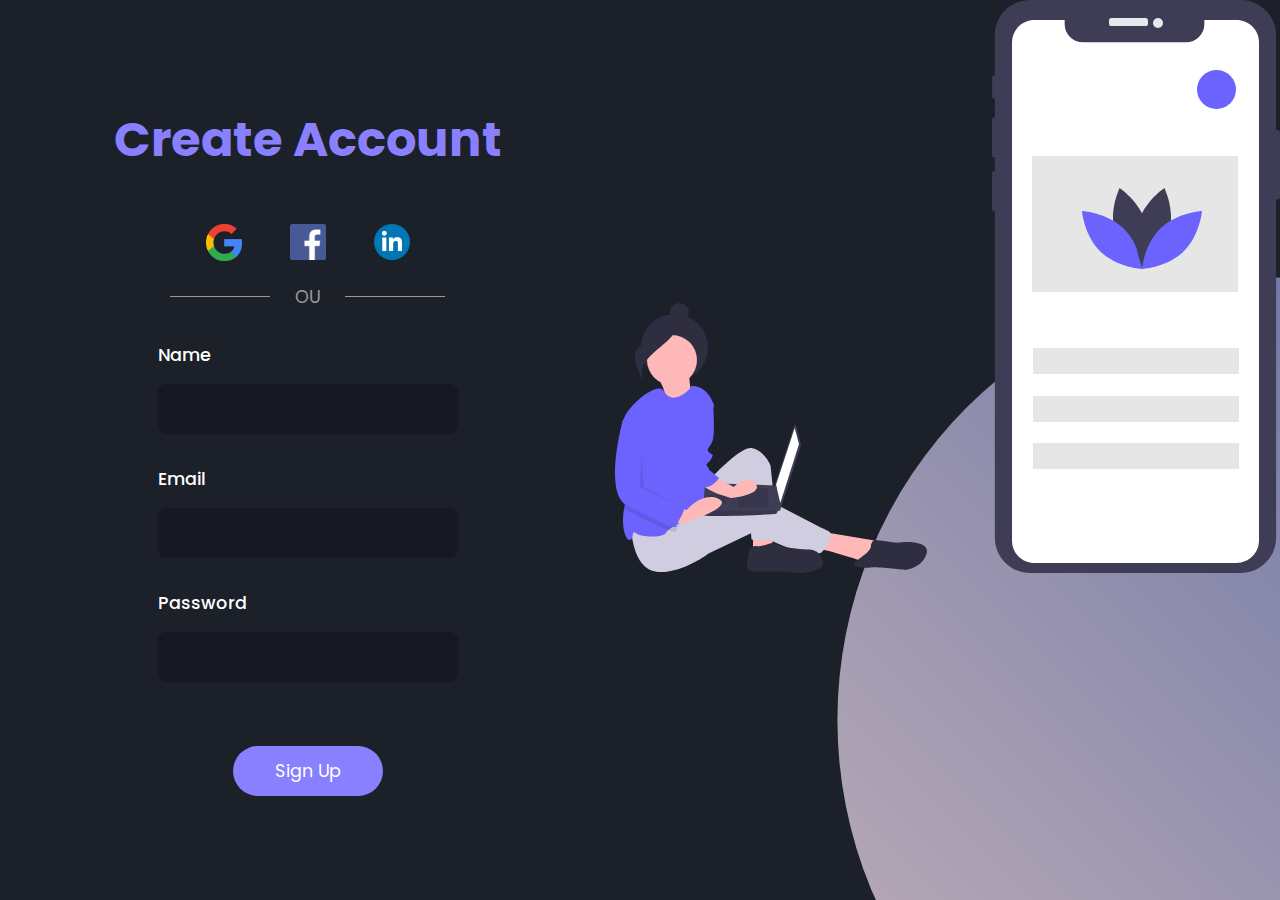
<file: index.html>
<!DOCTYPE html>
<html lang="pt-br">
<head>
    <meta charset="UTF-8">
    <meta name="viewport" content="width=device-width, initial-scale=1.0">
    <link rel="stylesheet" href="style.css">
    <title>Layout Responsivo</title>
</head>
<body>
    <!-- tag semântica principal -->
    <main>
        <!-- título principal -->
         <h1>Create Account</h1>
         <div class="sociais">
            <a href="https://www.google.com.br/">
                <img src="Tela_Login/assets/google.png" alt="Google">
            </a>
            <a href="https://www.facebook.com/">
                <img src="Tela_Login/assets/facebook.png" alt="Facebook">
            </a>
            <a href="https://www.linkedin.com/">
                <img src="Tela_Login/assets/linkedin.png" alt="Linkedin">
            </a>
        </div>
        <div class="alternative">
            <span>OU</span>
        </div>
        <form action="">
            <label for="name">
                <span>Name</span>
                <input type="text" id="name" name="name">
            </label>
            <label for="email">
                <span>Email</span>
                <input type="email" id="email" name="email">
            </label>
            <label for="password">
                <span>Password</span>
                <input type="password" id="password" name="password">
            </label>
            <input type="submit" value="Sign Up">
        </form>
    </main>
    <section class="imagem">
        <!-- imagem lateral da página -->
         <img src="Tela_Login/assets/mobile.svg" alt="imagem_decorativa">
         <div class="circle"></div>
    </section>
</body>
</html>
</file>
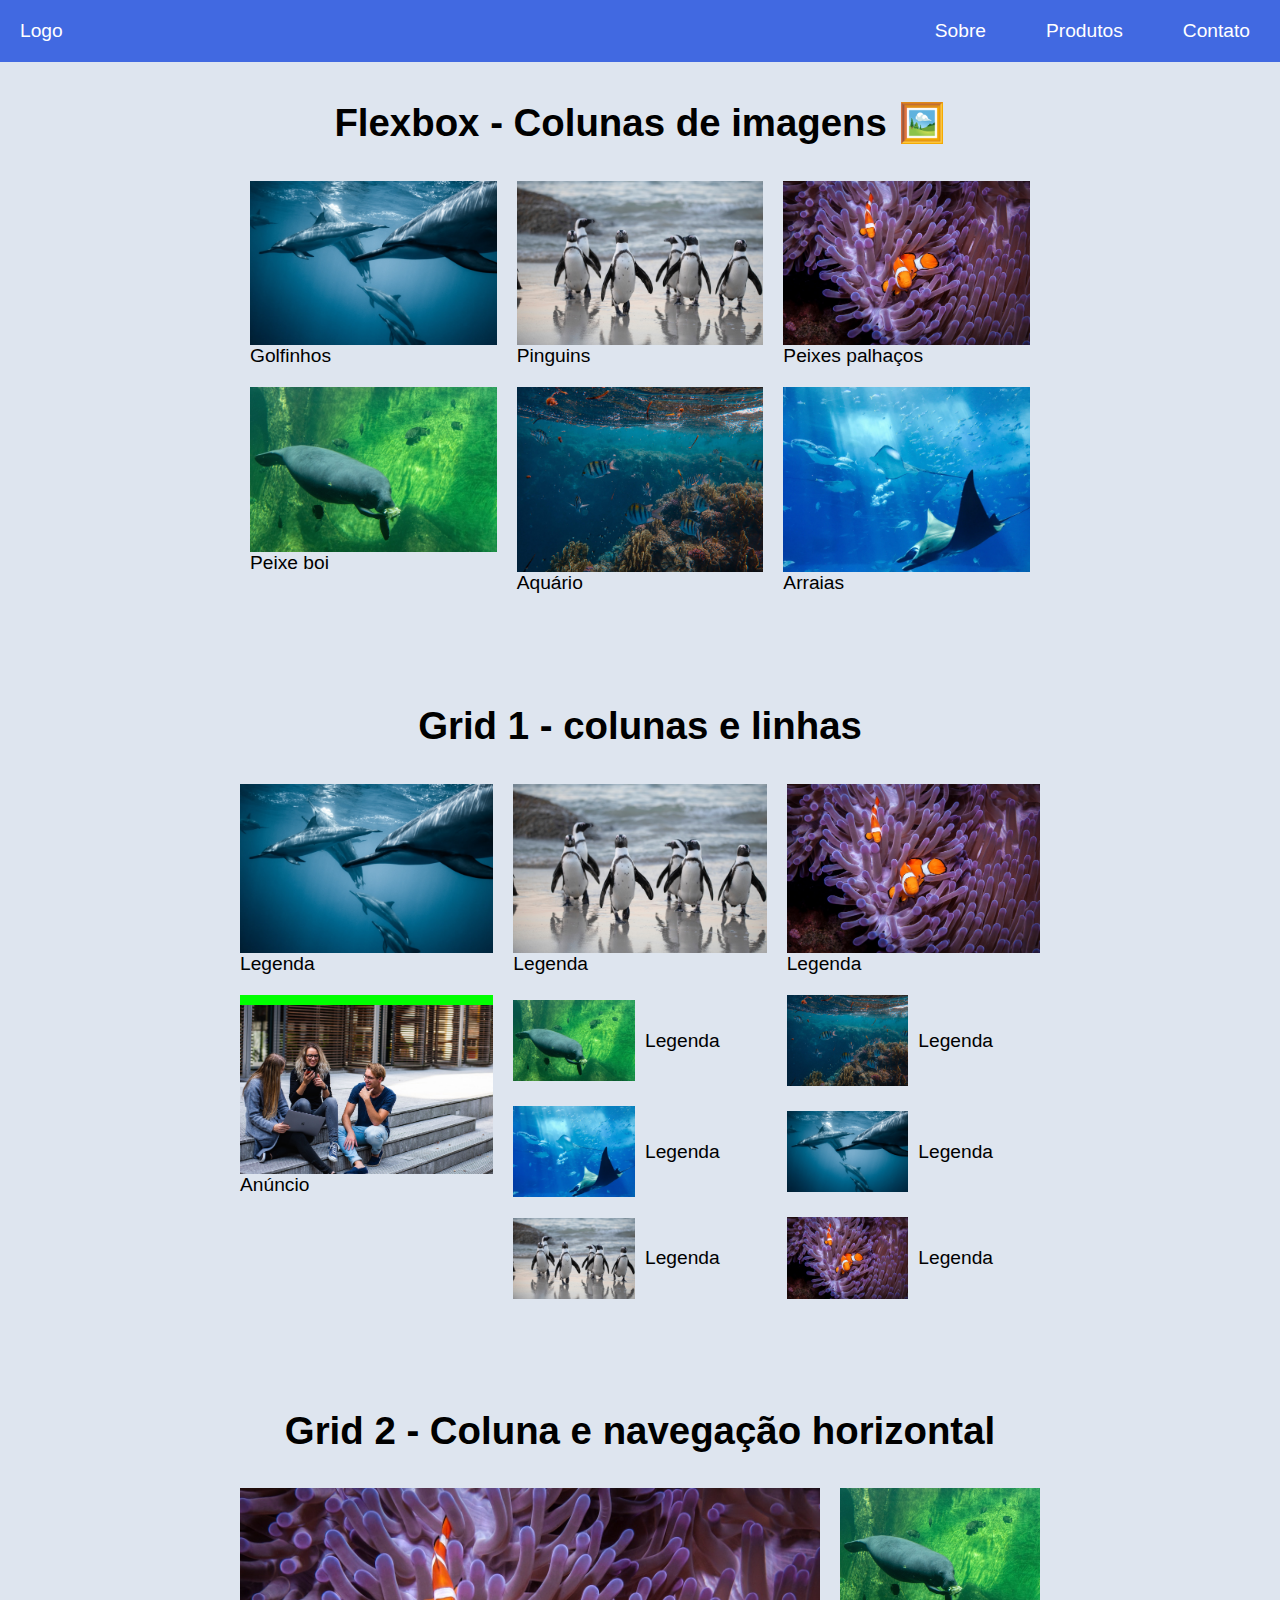
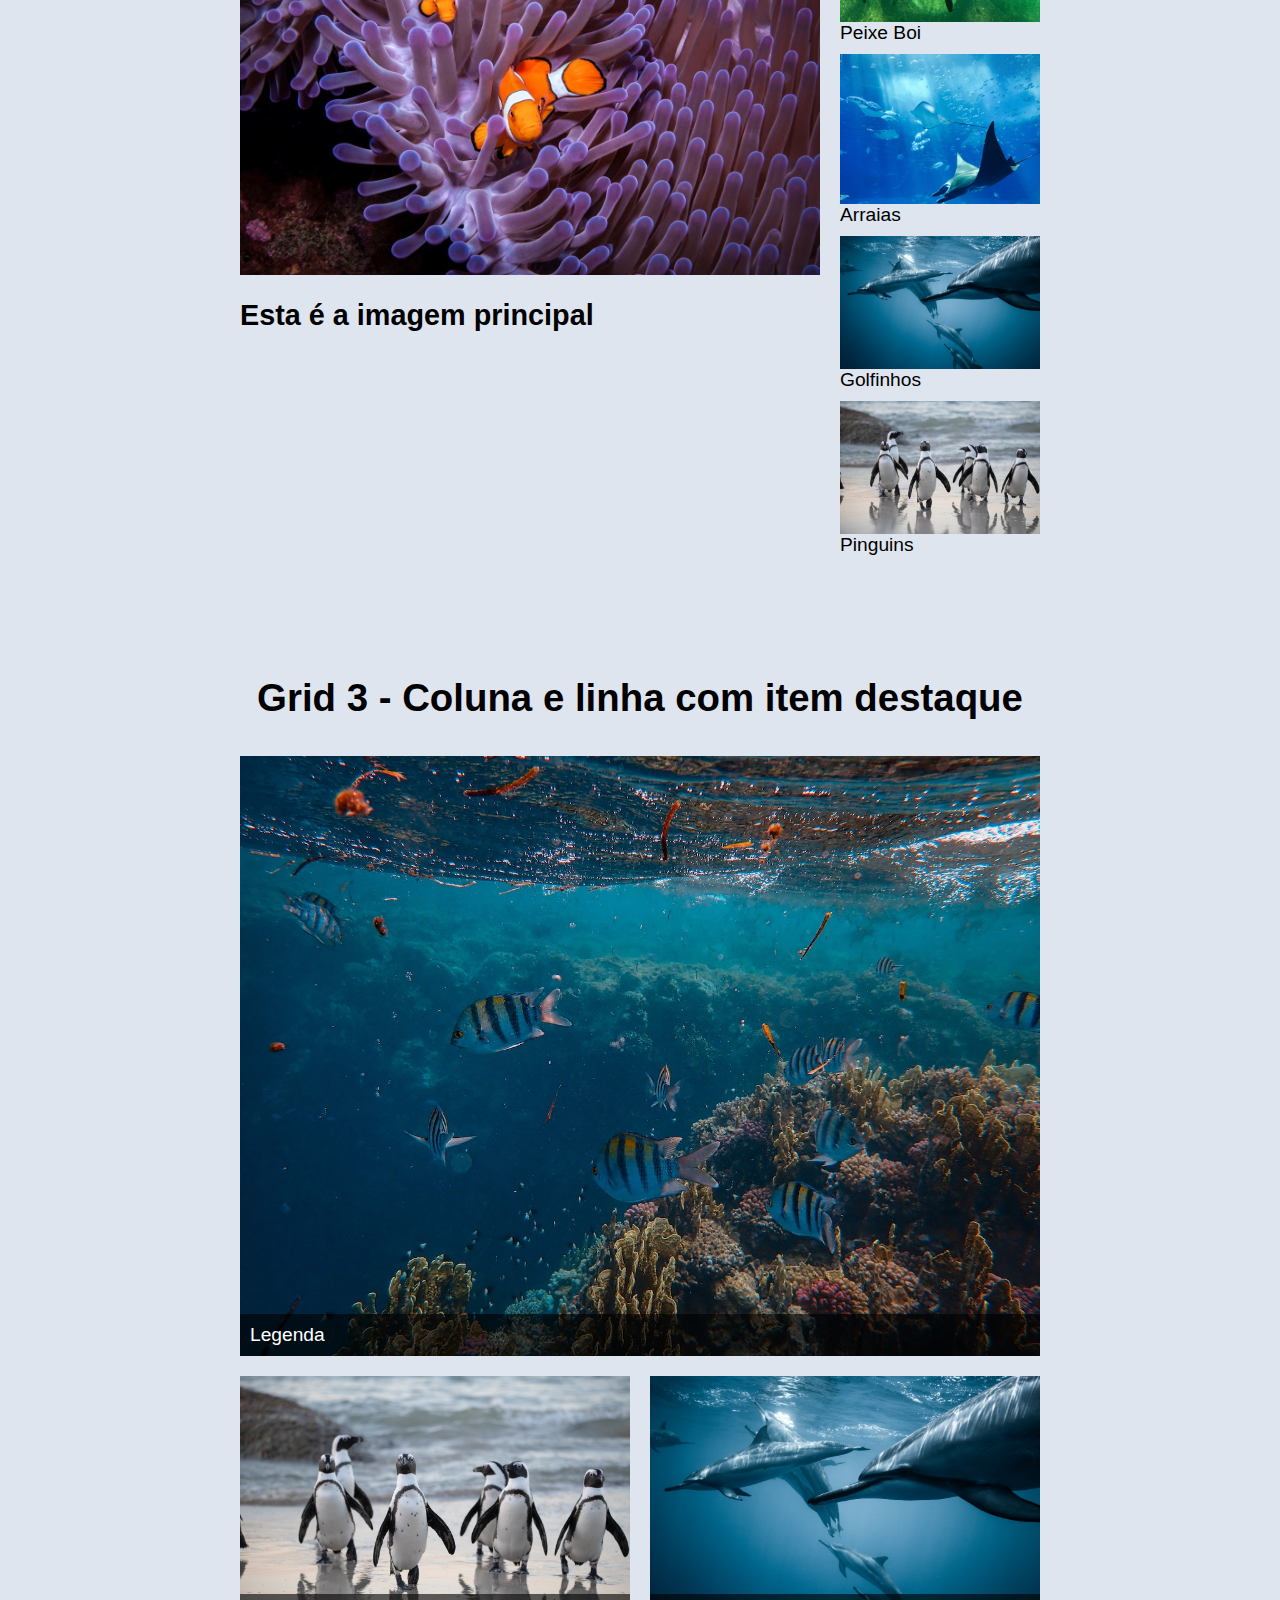
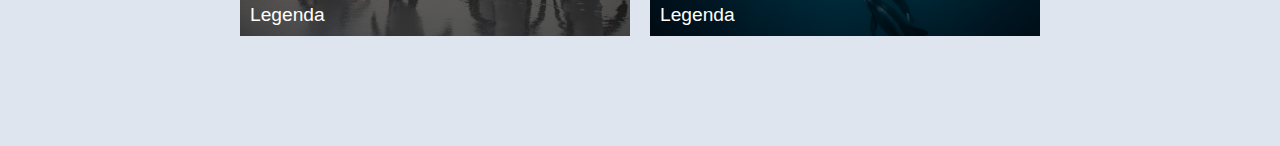
<file: Tela_Aquario/index.html>
<!DOCTYPE html>
<html lang="pt-br">
<head>
    <meta charset="UTF-8">
    <meta name="viewport" content="width=device-width, initial-scale=1.0">
    <link rel="stylesheet" href="style.css">
    <title>Aquário 🐬</title>
</head>
<body>
    <!-- Tag semântica para cabeçalho -->
    <header class="menu">
        <a href="#">Logo</a>
        <nav>
            <ul class="lista">
                <li><a href="#">Sobre</a></li>
                <li><a href="#">Produtos</a></li>
                <li><a href="#">Contato</a></li>
            </ul>
        </nav>
    </header>
    
    <!-- primeira parte -->
    <h1>Flexbox - Colunas de imagens 🖼️</h1>

    <section class="flex">
        <div>
            <img src="assets_aquario/img/aquario1.jpg" alt="">
            <p>Golfinhos</p>
        </div>
        <div>
            <img src="assets_aquario/img/aquario2.jpg" alt="">
            <p>Pinguins</p>
        </div>
        <div>
            <img src="assets_aquario/img/aquario3.jpg" alt="">
            <p>Peixes palhaços</p>
        </div>
        <div>
            <img src="assets_aquario/img/aquario4.jpg" alt="">
            <p>Peixe boi</p>
        </div>
        <div>
            <img src="assets_aquario/img/aquario5.jpg" alt="">
            <p>Aquário</p>
        </div>
        <div>
            <img src="assets_aquario/img/aquario6.jpg" alt="">
            <p>Arraias</p>
        </div>
    </section>
    
    <h1>Grid 1 - colunas e linhas</h1>

    <section class="grid1">
      <div>
        <img src="assets_aquario/img/aquario1.jpg">
        <p>Legenda</p>
      </div>
      <div>
        <img src="assets_aquario/img/aquario2.jpg">
        <p>Legenda</p>
      </div>
      <div>
        <img src="assets_aquario/img/aquario3.jpg">
        <p>Legenda</p>
      </div>
      <div>
        <img src="assets_aquario/img/aquario4.jpg">
        <p>Legenda</p>
      </div>
      <div>
        <img src="assets_aquario/img/aquario5.jpg">
        <p>Legenda</p>
      </div>
      <div>
        <img src="assets_aquario/img/aquario6.jpg">
        <p>Legenda</p>
      </div>
      <div>
        <img src="assets_aquario/img/aquario1.jpg">
        <p>Legenda</p>
      </div>
      <div>
        <img src="assets_aquario/img/aquario2.jpg">
        <p>Legenda</p>
      </div>
      <div>
        <img src="assets_aquario/img/aquario3.jpg">
        <p>Legenda</p>
      </div>
      <div class="anuncio">
        <img src="assets_aquario/img/anuncio.jpg">
        <p>Anúncio</p>
      </div>
    </section>
    
    <h1>Grid 2 - Coluna e navegação horizontal</h1>

    <section class="grid2">
      <div class="principal">
        <img src="assets_aquario/img/aquario3.jpg">
        <h2>Esta é a imagem principal</h2>
      </div>
      <div class="sidebar">
        <div>
          <img src="assets_aquario/img/aquario4.jpg">
          <p>Peixe Boi</p>
        </div>
        <div>
          <img src="assets_aquario/img/aquario6.jpg">
          <p>Arraias</p>
        </div>
        <div>
          <img src="assets_aquario/img/aquario1.jpg">
          <p>Golfinhos</p>
        </div>
        <div>
          <img src="assets_aquario/img/aquario2.jpg">
          <p>Pinguins</p>
        </div>
      </div>
    </section>

    <h1>Grid 3 - Coluna e linha com item destaque</h1>

    <section class="grid3">
      <div class="grid3-item">
        <img src="assets_aquario/img/aquario5.jpg">
        <p>Legenda</p>
      </div>
      <div class="grid3-item">
        <img src="assets_aquario/img/aquario2.jpg">
        <p>Legenda</p>
      </div>
      <div class="grid3-item">
        <img src="assets_aquario/img/aquario1.jpg">
        <p>Legenda</p>
      </div>
      
    </section>
</body>
</html>
</file>
<file: style.css>
@import url('https://fonts.googleapis.com/css2?family=Poppins:ital,wght@0,100;0,200;0,300;0,400;0,500;0,600;0,700;0,800;0,900;1,100;1,200;1,300;1,400;1,500;1,600;1,700;1,800;1,900&display=swap');

/* reset das configurações padrões */
*{
    margin: 0;
    padding: 0;
    border: 0;
    box-sizing: border-box;
    font-family: "Poppins", sans-serif;
}

/* Cor do fundo e cor da fonte */
body {
    background: #1b2029;
    color: #fff;
    font-weight: 500;
    display: flex;
    min-height: 100vh;
    min-width: 100vw;
}
/* limitando a parte "principal" */
main {
    width: 50vw;
    display: flex;
    flex-direction: column;
    align-items: center;
    justify-content: center;
}

main h1 {
    color: #8880fe;
    font-size: 3rem;
    margin-bottom: 3rem;
    text-align: center;
}

/* ajustando os logos das redes sociais */
main .sociais img {
    width: 36px;
    margin-left: 3rem;
}

main .sociais a {
    text-decoration: none;
}

main .sociais {
    display: flex;
    align-content: center;
}

main .sociais a:first-child img {
    margin-left: 0;
}

/* editando o 'OU' */
main .alternative {
    margin-top: 1rem;
}

main .alternative span {
    color: #999999;
    font-size: 1.1rem;
    font-weight: 400;
    position: relative;
}

main .alternative span::before,
main .alternative span::after {
    position: absolute;
    content: '';
    height: 1px;
    width: 100px;
    bottom: 50%;
    right: 50px;
    background: #999999;
}

main .alternative span::after {
    left: 50px;
}

/* estilizando o formulário */
main form {
    display: flex;
    flex-direction: column;
    align-items: center;
}

main form label {
    display: flex;
    flex-direction: column;
}

main form label span {
    font-size: 1.1rem;
    margin-top: 2rem;
}

main form input {
    background-color: #161923;
    width: 300px;
    height: 50px;
    padding: 0 0.5rem;
    margin-top: 1rem;
    outline: none;
    color: #999999;
    font-size: 1rem;
    border: 1px solid #161923;
    border-radius: 8px;
}

/* estilizando o botão */
main form input[type="submit"]{
    cursor: pointer;
    width: 50%;
    margin-top: 4rem;
    border: none;
    border-radius: 32px;
    background: #8880fe;
    color: #fff;
    font-size: 1.1rem;
    transition: all .3s ease-in-out;
}

main form input[type="submit"]:hover{
    background: #5d57af;
}

/* edição da imagem lateral */
section .imagem {
    width: 50vw;
    display: flex;
    align-items: flex-end;
    justify-content: flex-end;
    padding: 4rem;
}

section .imagem img{
    width: 100%;
}

/* criar o circulo atrás da imagem */
section.imagem .circle {
    position: absolute;
    height: 100%;
    width: 100%;
    top: 0;
    left: 0;
    background: linear-gradient(45deg, #e8cbc0, #636fa4);
    clip-path: circle(40% at right 80%);
    z-index: -1;
}

/* responsividade de acordo com o tamanho da tela */

@media only screen and (min-width: 900px) and (max-width: 1200px) {
    section.imagem img {
        width: 110%;
    }
    section.imagem .circle {
        clip-path: circle(35% at right 80%);
    }
}
@media only screen and (max-width: 900px) {
    section.imagem {
        display: none;
        visibility: hidden;
    }
    main {
        width: 100vw;
    }
}
@media only screen and (max-width: 450px) {
    main h1 {
        font-size: 2rem;
    }
    main .alternative span {
        font-size: 0.8rem;
    }
    main form label span,
    main form input[type="submit"] {
        font-size: 1rem;
    }
}
</file>
<file: Tela_Aquario/style.css>
/* Reset das configurações */
body, ul, li, p{
    margin: 0;
    padding: 0;
    list-style: none;
    font-size: 1.2rem;
    font-family: Verdana, Geneva, Tahoma, sans-serif;
}

body{
    margin-bottom: 100px;
    background-color: #dee5ef;
}
/* Retirar o sublinhado dos links */
header a{
    text-decoration: none;
    color: #fff;
}
header a:hover{
    background-color: #8cb9f8;
    border-radius: 5px;
    padding: 7px;
}

header{
    background-color: #4169e1;
    display: flex;
    flex-wrap:wrap;
    justify-content: space-between;
    padding: 20px;
    /* Alinha no centro vertical */
    align-items: center;
    position: fixed;
    top: 0;
    width: 100%;
}

.lista{
    display: flex;
}
.lista li{
    margin-left: 10px;
    margin-right: 50px;
}

h1{
    margin-top: 100px;
    text-align: center;
}

img{
    max-width: 100%;
    display: block;
}

/* Flexbox 1*/
.flex{
    /* Itens lado a lado */
    display: flex;
    /* Quebrar a linha*/
    flex-wrap: wrap;
    /* Limitar o tamanho do container */
    max-width: 800px;
    /* Alinhas o conatainer para o centro da tela */
    margin: 0 auto;
}

.flex > div{
    /* Limita em 200px */
    flex: 1 1 200px;
    /* Gap entre os itens */
    margin: 10px;
}
/* reset das configurações */
body, ul, li, p {
    margin: 0;
    padding: 0;
    list-style: none;
    font-size: 1.2rem;
    font-family: Verdana, Geneva, Tahoma, sans-serif;
}

body{
    margin-bottom: 100px;
    background-color: #dee5ef;
}

/* Retirar o sublinhado dos links */
header a{
    text-decoration: none;
    color: #fff;
}

header a:hover{
    background-color: #8cb9f8;
    border-radius: 5px;
    padding: 7px;
}

header{
    background: #4169e1;
    display: flex;
    flex-wrap: wrap;
    justify-content: space-between;
    padding: 20px;
    /* Alinha no centro vertical */
    align-items: center;
    position: fixed;
    top:0;
    width: 100%;
}

.lista{
    display: flex;
}
.lista li{
    margin-left: 10px;
    margin-right: 50px;
}

h1 {
    margin-top: 100px;
    text-align: center;
}

img{
    max-width: 100%;
    display: block;
}

/* Flexbox 1 */
.flex{
    /* itens lado a lado */
    display: flex;
    /* quebrar a linha */
    flex-wrap: wrap;
    /* limitar o tamanho do container */
    max-width: 800px;
    /* alinhar o container para o centro da tela */
    margin: 0 auto;
}

.flex > div {
    /* limita em 200px */
    flex: 1 1 200px;
    /* gap entre os itens */
    margin: 10px;
}

/* GRID 1 */

.grid1 {
    /* altera o tipo de display */
    display: grid;
    /* repete 3x a coluna 'fração' (30%) */
    grid-template-columns: repeat(3, 1fr);
    /* limita o tamanho do container */
    max-width: 800px;
    padding: 10px;
    /* alinha o container ao centro caso a tela seja maior que 800px */
    margin: 0 auto;
    /* gap entre itens */
    grid-gap: 20px;
}

/* 'filhos' dentro da div, a partir do 4º item */
.grid1 > div:nth-child(n + 4) {
    /* inicia outra grade */
    display: grid;
    /* limita em duas fraçoes */
    grid-template-columns: 1fr 1fr;
    grid-gap: 10px;
    /* alinha o texto com a imagem */
    align-items: center;
}
  
.grid1 > div.anuncio {
    /* prende o item na coluna 1 */
    grid-column: 1;
    /* o item ocupa da linha 2 até a linha 5 */
    grid-row: 2 / 5;
    border-top: 10px solid #00ff00;
    /* volta ao tamanho da imagem */
    display: block;
}
  
/* todos os itens que estiverem abaixo de 600px */
@media (max-width: 600px) {
    .grid1 {
        /* passa a ter duas colunas */
        grid-template-columns: repeat(2, 1fr);
    }
    .grid1 > div:nth-child(n + 4) {
        /* volta a disposição dos itens ao convencional, no mobile */
        display: block;
    }
    .grid1 > div.anuncio {
        /* volta o anuncio pra coluna e linha convencional */
        grid-column: auto;
        grid-row: auto;
        /* define como primeiro item a aparecer */
        order: -1;
    }
}

/* reset das configurações */
body, ul, li, p {
    margin: 0;
    padding: 0;
    list-style: none;
    font-size: 1.2rem;
    font-family: Verdana, Geneva, Tahoma, sans-serif;
}

body{
    margin-bottom: 100px;
    background-color: #dee5ef;
}

/* Retirar o sublinhado dos links */
header a{
    text-decoration: none;
    color: #fff;
}

header a:hover{
    background-color: #8cb9f8;
    border-radius: 5px;
    padding: 7px;
}

header{
    background: #4169e1;
    display: flex;
    flex-wrap: wrap;
    justify-content: space-between;
    padding: 20px;
    /* Alinha no centro vertical */
    align-items: center;
    position: fixed;
    top:0;
    width: 100%;
}

.lista{
    display: flex;
}
.lista li{
    margin-left: 10px;
    margin-right: 50px;
}

h1 {
    margin-top: 100px;
    text-align: center;
}

img{
    max-width: 100%;
    display: block;
}

/* Flexbox 1 */
.flex{
    /* itens lado a lado */
    display: flex;
    /* quebrar a linha */
    flex-wrap: wrap;
    /* limitar o tamanho do container */
    max-width: 800px;
    /* alinhar o container para o centro da tela */
    margin: 0 auto;
}

.flex > div {
    /* limita em 200px */
    flex: 1 1 200px;
    /* gap entre os itens */
    margin: 10px;
}

/* GRID 1 */

.grid1 {
    /* altera o tipo de display */
    display: grid;
    /* repete 3x a coluna 'fração' (30%) */
    grid-template-columns: repeat(3, 1fr);
    /* limita o tamanho do container */
    max-width: 800px;
    padding: 10px;
    /* alinha o container ao centro caso a tela seja maior que 800px */
    margin: 0 auto;
    /* gap entre itens */
    grid-gap: 20px;
}

/* 'filhos' dentro da div, a partir do 4º item */
.grid1 > div:nth-child(n + 4) {
    /* inicia outra grade */
    display: grid;
    /* limita em duas fraçoes */
    grid-template-columns: 1fr 1fr;
    grid-gap: 10px;
    /* alinha o texto com a imagem */
    align-items: center;
}
  
.grid1 > div.anuncio {
    /* prende o item na coluna 1 */
    grid-column: 1;
    /* o item ocupa da linha 2 até a linha 5 */
    grid-row: 2 / 5;
    border-top: 10px solid #00ff00;
    /* volta ao tamanho da imagem */
    display: block;
}
  
/* todos os itens que estiverem abaixo de 600px */
@media (max-width: 600px) {
    .grid1 {
        /* passa a ter duas colunas */
        grid-template-columns: repeat(2, 1fr);
    }
    .grid1 > div:nth-child(n + 4) {
        /* volta a disposição dos itens ao convencional, no mobile */
        display: block;
    }
    .grid1 > div.anuncio {
        /* volta o anuncio pra coluna e linha convencional */
        grid-column: auto;
        grid-row: auto;
        /* define como primeiro item a aparecer */
        order: -1;
    }
}

/* Grid 2 - Colunas e navegação horizontal */

.grid2 {
    /* altera o tipo de display */
    display: grid;
    /* coluna lateral fixada em 200px */
    grid-template-columns: 1fr 200px;
    grid-gap: 20px;
    /* limita o tamanho do container */
    max-width: 800px;
    /* margem */
    padding: 10px;
    /* alinha o container ao centro caso a tela seja maior que 800px */
    margin: 0 auto;
}
  
.sidebar > div {
    margin-bottom: 10px;
}
  
@media (max-width: 600px) {
    .grid2 {
    /* coloca tudo em uma coluna */
      grid-template-columns: 1fr;
    }
    .sidebar {
        /* deixa os itens lado a lado */
      display: flex;
      /* insere a navegação nas imagens */
      overflow: scroll;
    }
    .sidebar > div {
        /* não diminui o valor dos itens, mantem 200px */
      flex: 1 0 200px;
      margin: 0 10px;
    }
}

/* GRID 3 - coluna  */

.grid3 {
    /* altera o tipo de display */
    display: grid;
    /* divide duas colunas */
    grid-template-columns: repeat(2, 1fr);
    grid-gap: 20px;
    /* centraliza o container */
    margin: 0 auto;
    /* limita o container */
    max-width: 800px;
    /* borda de preenchimento */
    padding: 10px;
}
  
.grid3-item:nth-child(1) {
    /* ocupa da linha 1 até a 3 */
    grid-column: 1 / 3;
    /* height: 45vh;
    order: -1; */
    
}

.grid3-item {
    display: grid;
}
  
.grid3-item img {
    grid-column: 1;
    /* a imagem ocupa da linha 1 até a linha 3 */
    grid-row: 1/3;
    align-self: end;
}
  
.grid3-item p {
    background: rgba(0, 0, 0, 0.6);
    padding: 10px;
    color: white;
    grid-column: 1;
    /* o texto ocupa a linha 2 */
    grid-row: 2;
    /* para o texto acompanhar a borda da imagem */
    align-self: end;
}
</file>
